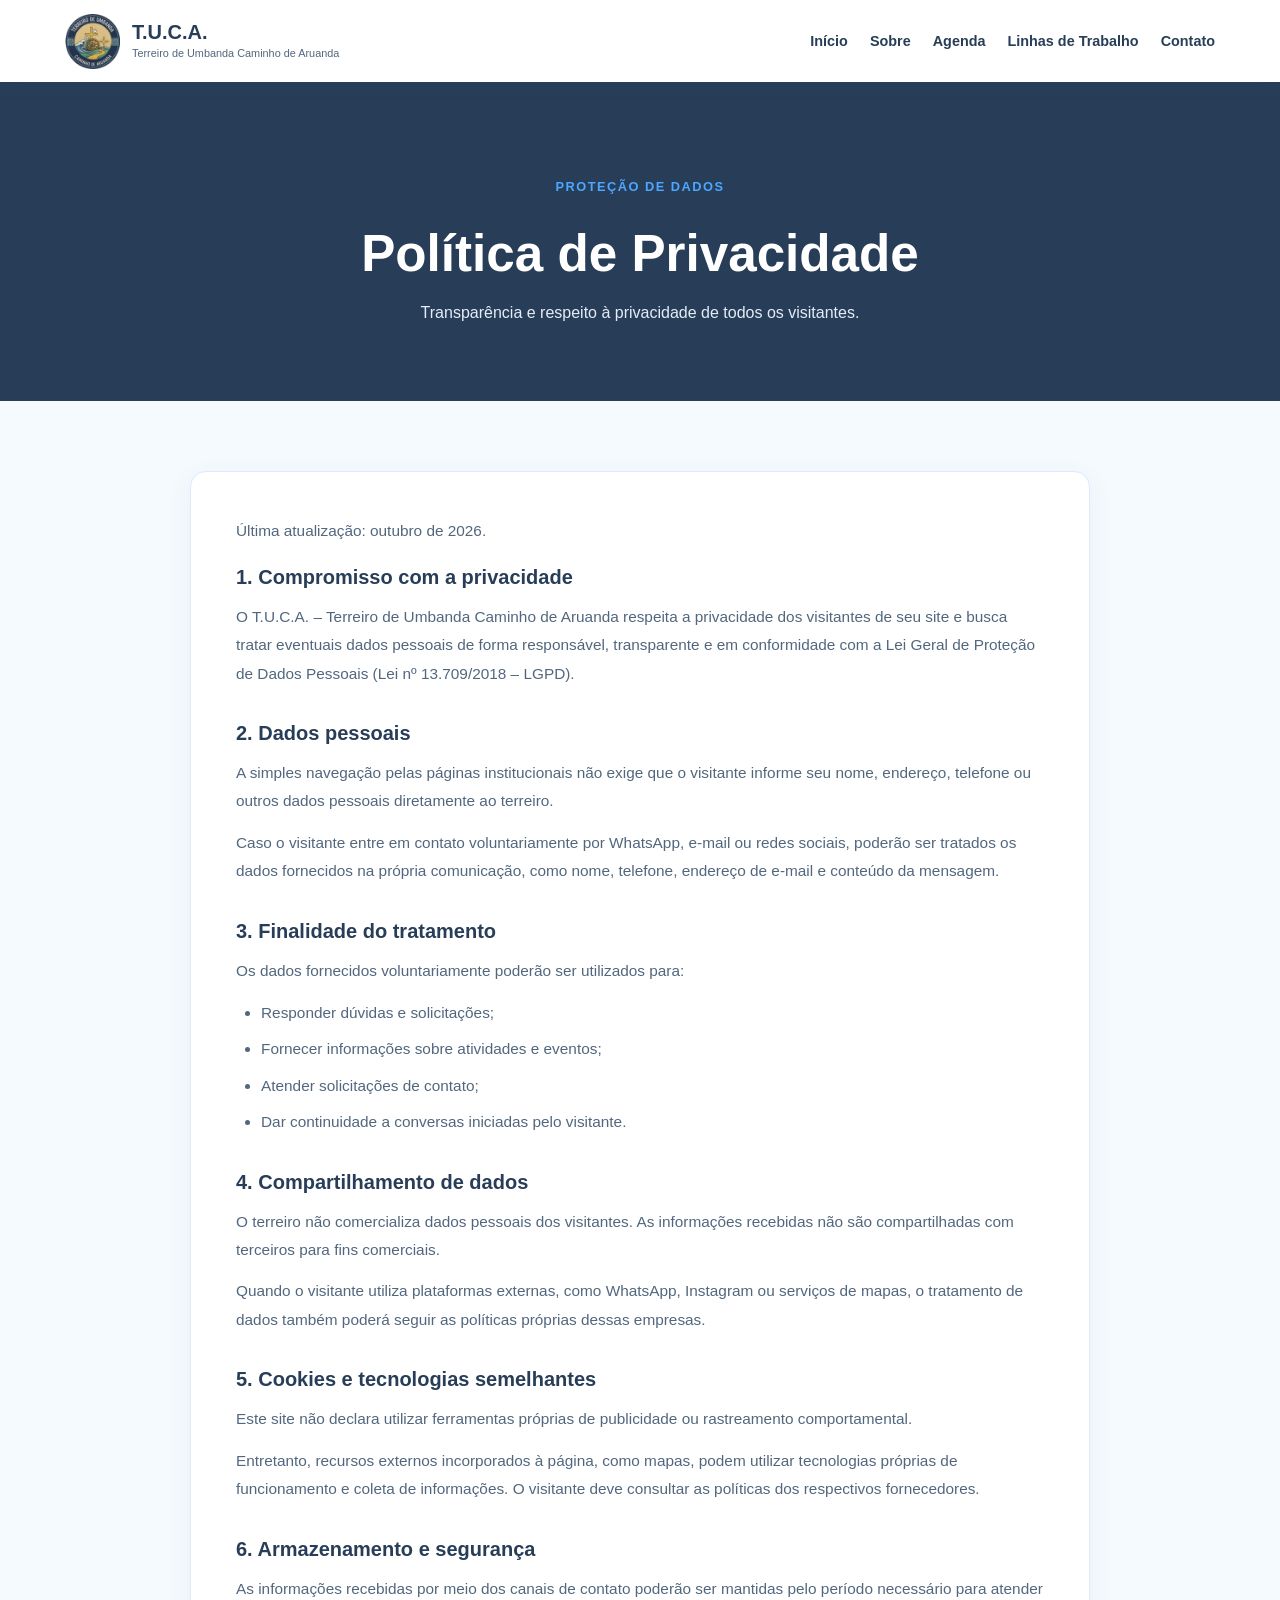
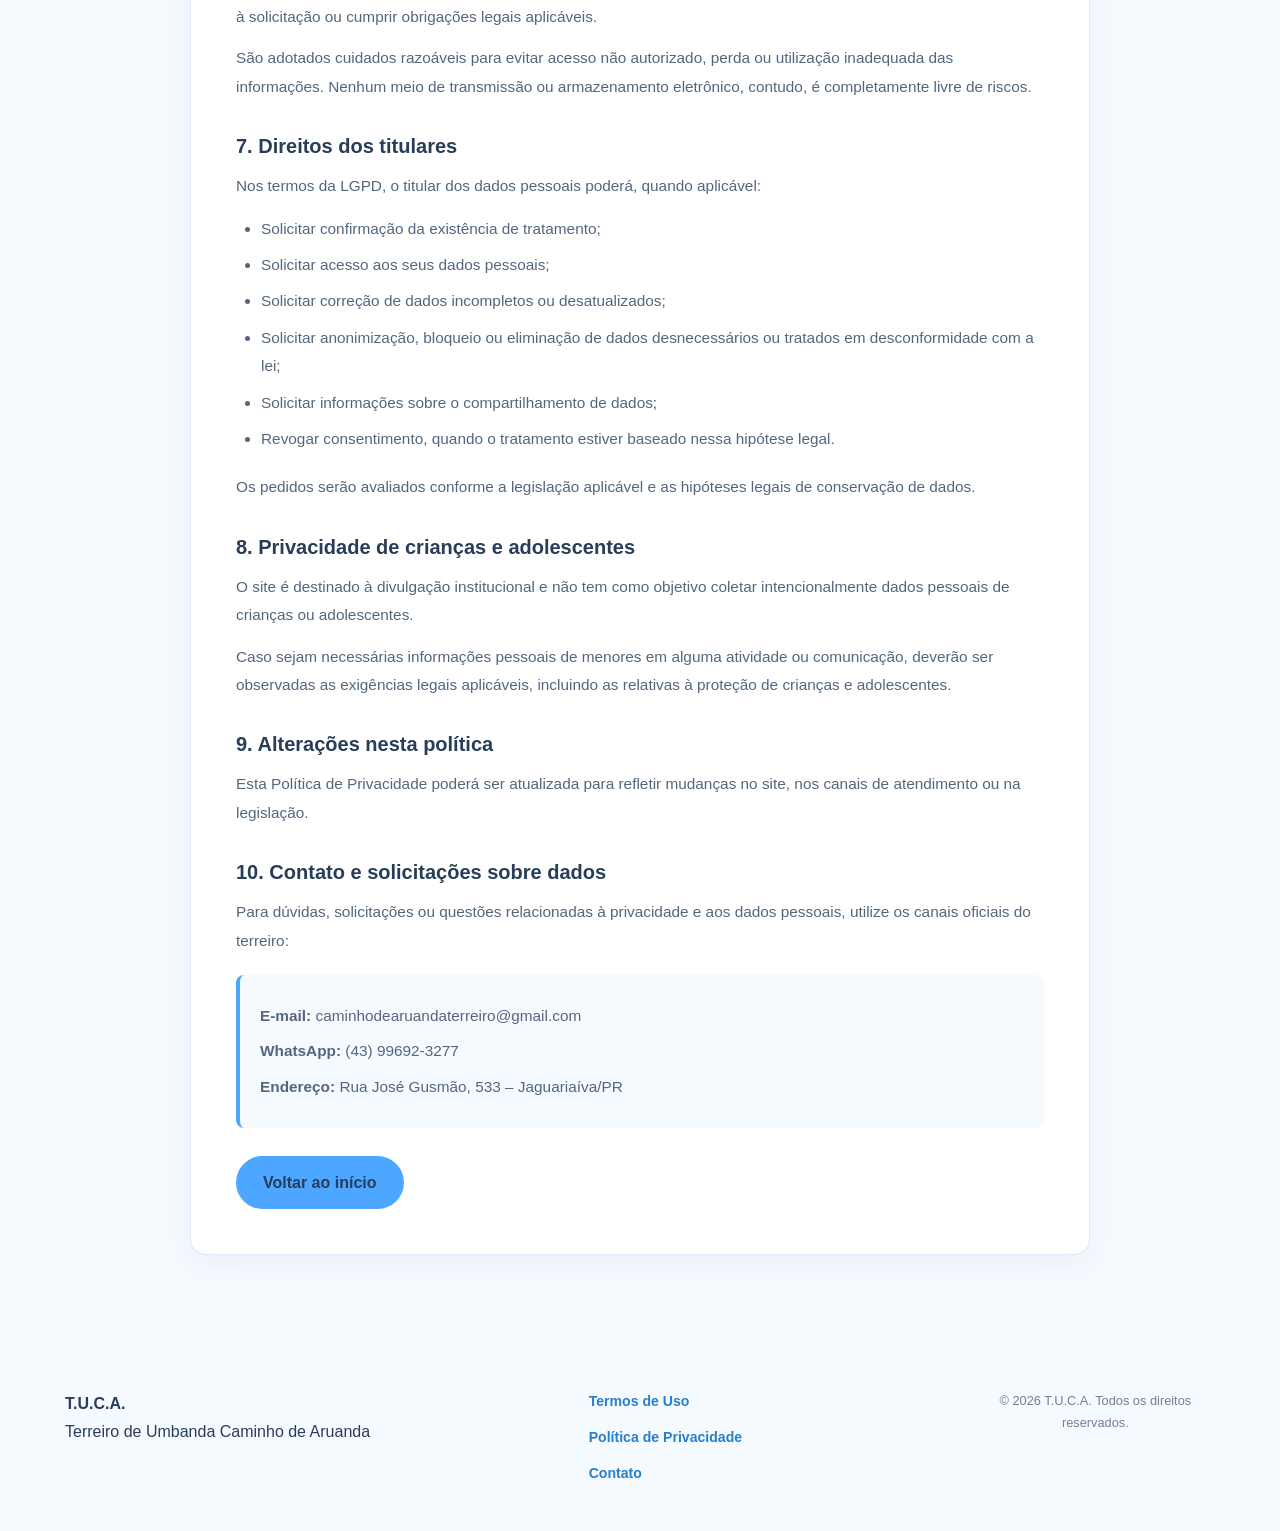
<file: privacidade.html>
<!DOCTYPE html>
<html lang="pt-BR">
<head>
    <meta charset="UTF-8">
    <meta name="viewport" content="width=device-width, initial-scale=1.0">

    <title>Política de Privacidade | T.U.C.A. – Caminho de Aruanda</title>

    <meta name="description" content="Saiba como o Terreiro de Umbanda Caminho de Aruanda trata os dados e a privacidade dos visitantes de seu site.">

    <link rel="stylesheet" href="style.css">
</head>
<body>

<header class="header">
    <div class="container header-content">
        <a href="index.html" class="logo-area">
            <img src="logo.png" alt="Logo Terreiro Caminho de Aruanda">
            <div>
                <strong>T.U.C.A.</strong>
                <span>Terreiro de Umbanda Caminho de Aruanda</span>
            </div>
        </a>

        <button class="menu-toggle" id="menu-toggle" aria-label="Abrir menu" aria-expanded="false">
            ☰
        </button>

        <nav class="nav" id="nav">
            <a href="index.html#inicio">Início</a>
            <a href="index.html#sobre">Sobre</a>
            <a href="index.html#agenda">Agenda</a>
            <a href="index.html#trabalhos">Linhas de Trabalho</a>
            <a href="index.html#contato">Contato</a>
        </nav>
    </div>
</header>

<main>
    <section class="page-hero">
        <div class="container">
            <span class="section-tag">Proteção de dados</span>
            <h1>Política de Privacidade</h1>
            <p>Transparência e respeito à privacidade de todos os visitantes.</p>
        </div>
    </section>

    <section class="legal-section">
        <div class="container legal-content">

            <p class="legal-updated">
                Última atualização: outubro de 2026.
            </p>

            <h2>1. Compromisso com a privacidade</h2>
            <p>
                O T.U.C.A. – Terreiro de Umbanda Caminho de Aruanda respeita
                a privacidade dos visitantes de seu site e busca tratar
                eventuais dados pessoais de forma responsável, transparente
                e em conformidade com a Lei Geral de Proteção de Dados
                Pessoais (Lei nº 13.709/2018 – LGPD).
            </p>

            <h2>2. Dados pessoais</h2>
            <p>
                A simples navegação pelas páginas institucionais não exige
                que o visitante informe seu nome, endereço, telefone ou
                outros dados pessoais diretamente ao terreiro.
            </p>
            <p>
                Caso o visitante entre em contato voluntariamente por
                WhatsApp, e-mail ou redes sociais, poderão ser tratados
                os dados fornecidos na própria comunicação, como nome,
                telefone, endereço de e-mail e conteúdo da mensagem.
            </p>

            <h2>3. Finalidade do tratamento</h2>
            <p>
                Os dados fornecidos voluntariamente poderão ser utilizados
                para:
            </p>
            <ul>
                <li>Responder dúvidas e solicitações;</li>
                <li>Fornecer informações sobre atividades e eventos;</li>
                <li>Atender solicitações de contato;</li>
                <li>Dar continuidade a conversas iniciadas pelo visitante.</li>
            </ul>

            <h2>4. Compartilhamento de dados</h2>
            <p>
                O terreiro não comercializa dados pessoais dos visitantes.
                As informações recebidas não são compartilhadas com terceiros
                para fins comerciais.
            </p>
            <p>
                Quando o visitante utiliza plataformas externas, como
                WhatsApp, Instagram ou serviços de mapas, o tratamento
                de dados também poderá seguir as políticas próprias
                dessas empresas.
            </p>

            <h2>5. Cookies e tecnologias semelhantes</h2>
            <p>
                Este site não declara utilizar ferramentas próprias de
                publicidade ou rastreamento comportamental.
            </p>
            <p>
                Entretanto, recursos externos incorporados à página,
                como mapas, podem utilizar tecnologias próprias de
                funcionamento e coleta de informações. O visitante
                deve consultar as políticas dos respectivos fornecedores.
            </p>

            <h2>6. Armazenamento e segurança</h2>
            <p>
                As informações recebidas por meio dos canais de contato
                poderão ser mantidas pelo período necessário para atender
                à solicitação ou cumprir obrigações legais aplicáveis.
            </p>
            <p>
                São adotados cuidados razoáveis para evitar acesso não
                autorizado, perda ou utilização inadequada das informações.
                Nenhum meio de transmissão ou armazenamento eletrônico,
                contudo, é completamente livre de riscos.
            </p>

            <h2>7. Direitos dos titulares</h2>
            <p>
                Nos termos da LGPD, o titular dos dados pessoais poderá,
                quando aplicável:
            </p>
            <ul>
                <li>Solicitar confirmação da existência de tratamento;</li>
                <li>Solicitar acesso aos seus dados pessoais;</li>
                <li>Solicitar correção de dados incompletos ou desatualizados;</li>
                <li>Solicitar anonimização, bloqueio ou eliminação de dados desnecessários ou tratados em desconformidade com a lei;</li>
                <li>Solicitar informações sobre o compartilhamento de dados;</li>
                <li>Revogar consentimento, quando o tratamento estiver baseado nessa hipótese legal.</li>
            </ul>
            <p>
                Os pedidos serão avaliados conforme a legislação aplicável
                e as hipóteses legais de conservação de dados.
            </p>

            <h2>8. Privacidade de crianças e adolescentes</h2>
            <p>
                O site é destinado à divulgação institucional e não tem
                como objetivo coletar intencionalmente dados pessoais
                de crianças ou adolescentes.
            </p>
            <p>
                Caso sejam necessárias informações pessoais de menores
                em alguma atividade ou comunicação, deverão ser observadas
                as exigências legais aplicáveis, incluindo as relativas
                à proteção de crianças e adolescentes.
            </p>

            <h2>9. Alterações nesta política</h2>
            <p>
                Esta Política de Privacidade poderá ser atualizada para
                refletir mudanças no site, nos canais de atendimento
                ou na legislação.
            </p>

            <h2>10. Contato e solicitações sobre dados</h2>
            <p>
                Para dúvidas, solicitações ou questões relacionadas
                à privacidade e aos dados pessoais, utilize os canais
                oficiais do terreiro:
            </p>

            <div class="legal-contact">
                <p><strong>E-mail:</strong> caminhodearuandaterreiro@gmail.com</p>
                <p><strong>WhatsApp:</strong> (43) 99692-3277</p>
                <p><strong>Endereço:</strong> Rua José Gusmão, 533 – Jaguariaíva/PR</p>
            </div>

            <a href="index.html" class="btn-primary legal-back">
                Voltar ao início
            </a>

        </div>
    </section>
</main>

<footer class="footer">
    <div class="container footer-content">
        <div>
            <strong>T.U.C.A.</strong>
            <p>Terreiro de Umbanda Caminho de Aruanda</p>
        </div>

        <div class="footer-links">
            <a href="termos.html">Termos de Uso</a>
            <a href="privacidade.html">Política de Privacidade</a>
            <a href="index.html#contato">Contato</a>
        </div>

        <p class="footer-copy">
            © <span id="current-year"></span> T.U.C.A. Todos os direitos reservados.
        </p>
    </div>
</footer>

<script src="script.js"></script>

</body>
</html>
</file>
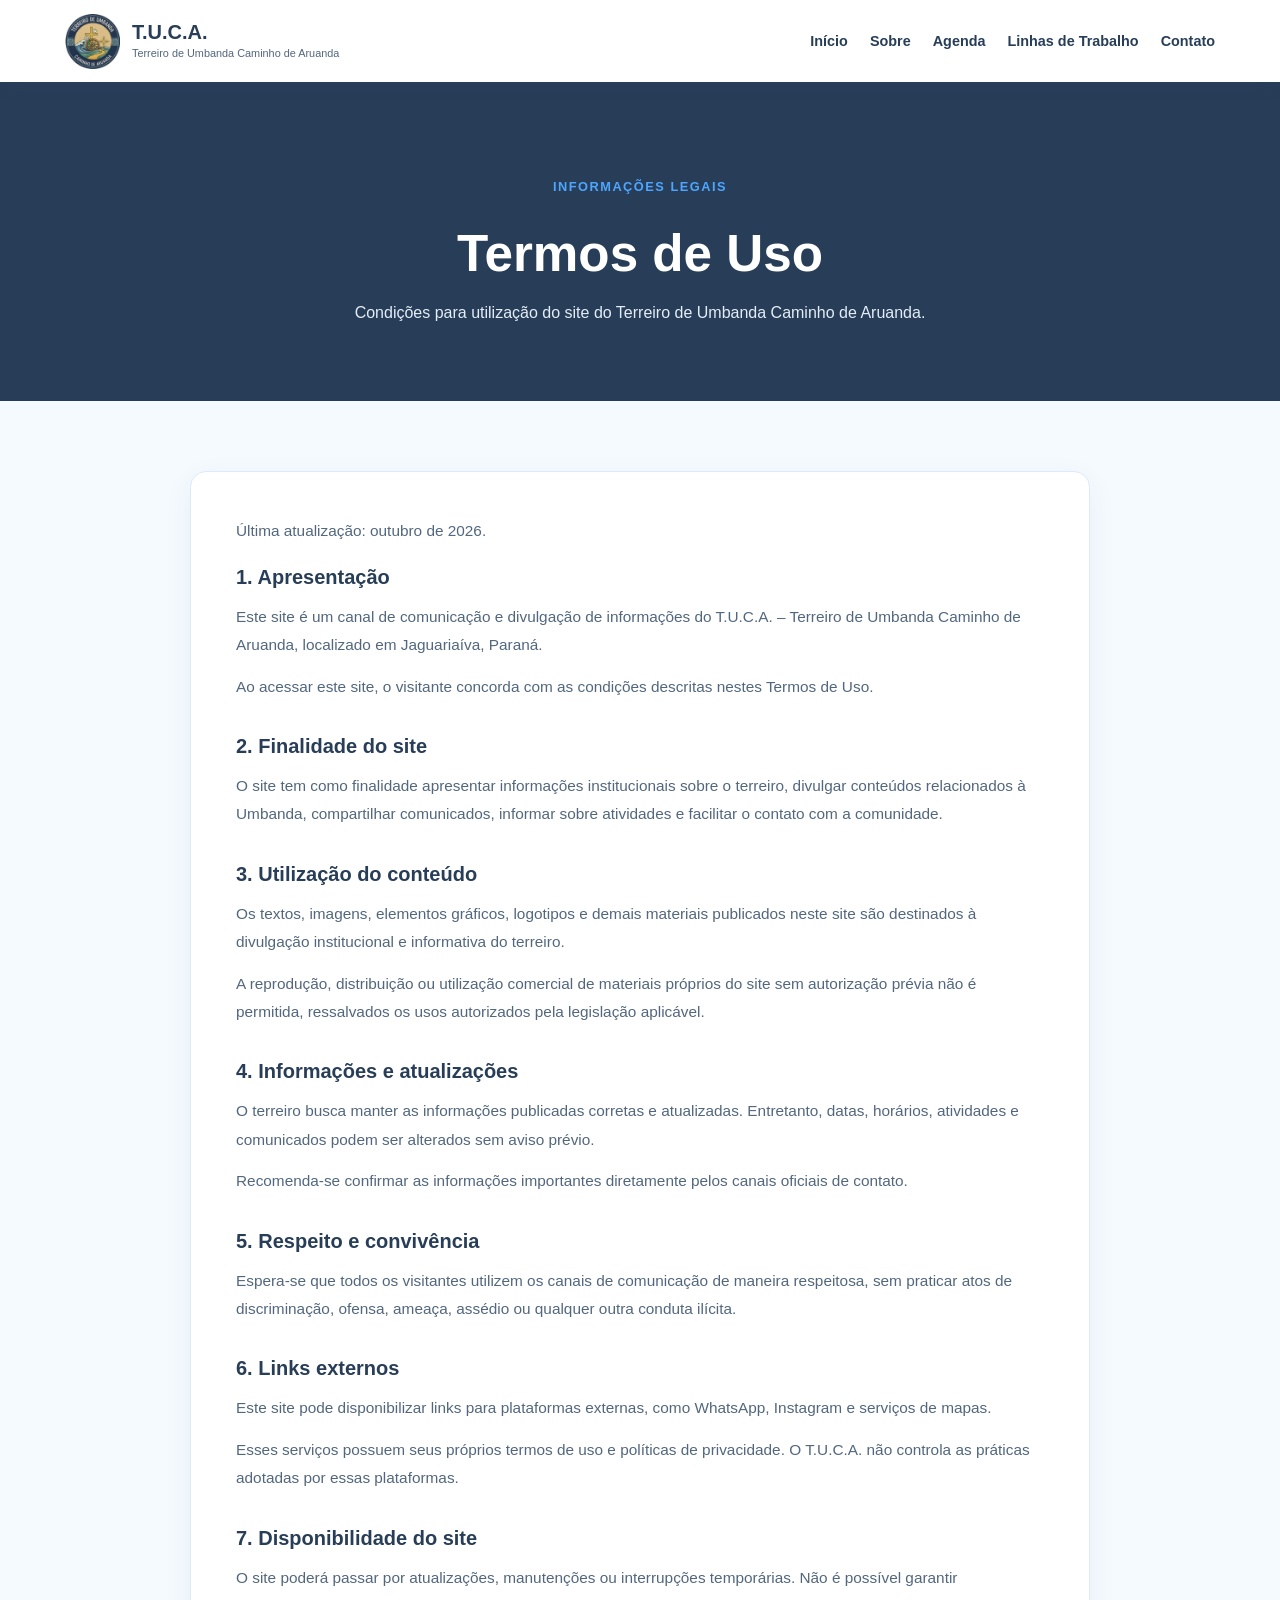
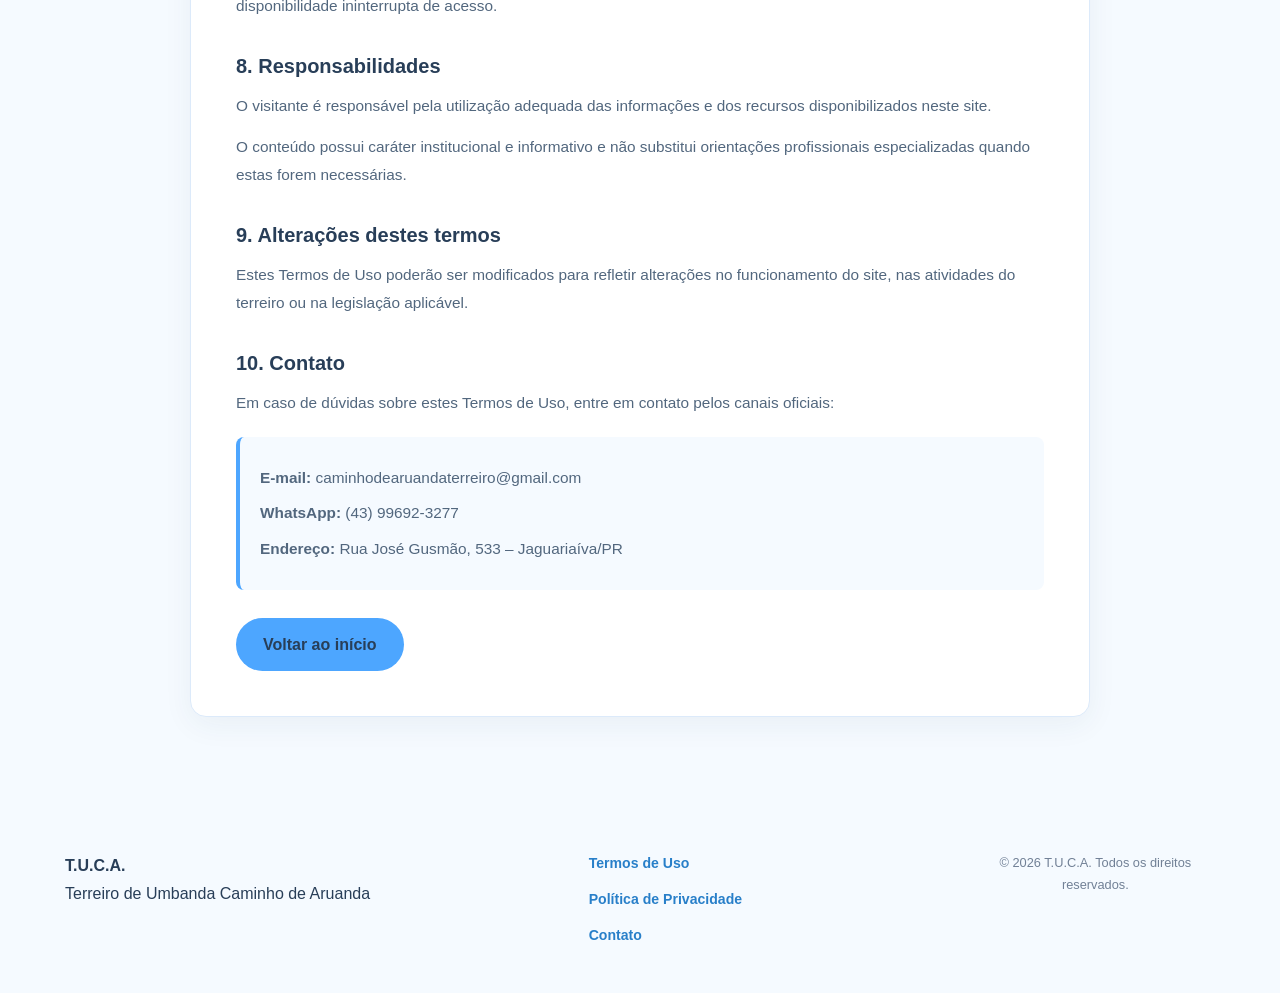
<file: termos.html>
<!DOCTYPE html>
<html lang="pt-BR">
<head>
    <meta charset="UTF-8">
    <meta name="viewport" content="width=device-width, initial-scale=1.0">

    <title>Termos de Uso | T.U.C.A. – Caminho de Aruanda</title>

    <meta name="description" content="Conheça os termos e condições de utilização do site do Terreiro de Umbanda Caminho de Aruanda.">

    <link rel="stylesheet" href="style.css">
</head>
<body>

<header class="header">
    <div class="container header-content">
        <a href="index.html" class="logo-area">
            <img src="logo.png" alt="Logo Terreiro Caminho de Aruanda">
            <div>
                <strong>T.U.C.A.</strong>
                <span>Terreiro de Umbanda Caminho de Aruanda</span>
            </div>
        </a>

        <button class="menu-toggle" id="menu-toggle" aria-label="Abrir menu" aria-expanded="false">
            ☰
        </button>

        <nav class="nav" id="nav">
            <a href="index.html#inicio">Início</a>
            <a href="index.html#sobre">Sobre</a>
            <a href="index.html#agenda">Agenda</a>
            <a href="index.html#trabalhos">Linhas de Trabalho</a>
            <a href="index.html#contato">Contato</a>
        </nav>
    </div>
</header>

<main>
    <section class="page-hero">
        <div class="container">
            <span class="section-tag">Informações legais</span>
            <h1>Termos de Uso</h1>
            <p>Condições para utilização do site do Terreiro de Umbanda Caminho de Aruanda.</p>
        </div>
    </section>

    <section class="legal-section">
        <div class="container legal-content">

            <p class="legal-updated">
                Última atualização: outubro de 2026.
            </p>

            <h2>1. Apresentação</h2>
            <p>
                Este site é um canal de comunicação e divulgação de informações
                do T.U.C.A. – Terreiro de Umbanda Caminho de Aruanda,
                localizado em Jaguariaíva, Paraná.
            </p>
            <p>
                Ao acessar este site, o visitante concorda com as condições
                descritas nestes Termos de Uso.
            </p>

            <h2>2. Finalidade do site</h2>
            <p>
                O site tem como finalidade apresentar informações institucionais
                sobre o terreiro, divulgar conteúdos relacionados à Umbanda,
                compartilhar comunicados, informar sobre atividades e facilitar
                o contato com a comunidade.
            </p>

            <h2>3. Utilização do conteúdo</h2>
            <p>
                Os textos, imagens, elementos gráficos, logotipos e demais
                materiais publicados neste site são destinados à divulgação
                institucional e informativa do terreiro.
            </p>
            <p>
                A reprodução, distribuição ou utilização comercial de materiais
                próprios do site sem autorização prévia não é permitida,
                ressalvados os usos autorizados pela legislação aplicável.
            </p>

            <h2>4. Informações e atualizações</h2>
            <p>
                O terreiro busca manter as informações publicadas corretas
                e atualizadas. Entretanto, datas, horários, atividades e
                comunicados podem ser alterados sem aviso prévio.
            </p>
            <p>
                Recomenda-se confirmar as informações importantes diretamente
                pelos canais oficiais de contato.
            </p>

            <h2>5. Respeito e convivência</h2>
            <p>
                Espera-se que todos os visitantes utilizem os canais de
                comunicação de maneira respeitosa, sem praticar atos de
                discriminação, ofensa, ameaça, assédio ou qualquer outra
                conduta ilícita.
            </p>

            <h2>6. Links externos</h2>
            <p>
                Este site pode disponibilizar links para plataformas externas,
                como WhatsApp, Instagram e serviços de mapas.
            </p>
            <p>
                Esses serviços possuem seus próprios termos de uso e políticas
                de privacidade. O T.U.C.A. não controla as práticas adotadas
                por essas plataformas.
            </p>

            <h2>7. Disponibilidade do site</h2>
            <p>
                O site poderá passar por atualizações, manutenções ou
                interrupções temporárias. Não é possível garantir
                disponibilidade ininterrupta de acesso.
            </p>

            <h2>8. Responsabilidades</h2>
            <p>
                O visitante é responsável pela utilização adequada das
                informações e dos recursos disponibilizados neste site.
            </p>
            <p>
                O conteúdo possui caráter institucional e informativo e não
                substitui orientações profissionais especializadas quando
                estas forem necessárias.
            </p>

            <h2>9. Alterações destes termos</h2>
            <p>
                Estes Termos de Uso poderão ser modificados para refletir
                alterações no funcionamento do site, nas atividades do
                terreiro ou na legislação aplicável.
            </p>

            <h2>10. Contato</h2>
            <p>
                Em caso de dúvidas sobre estes Termos de Uso, entre em contato
                pelos canais oficiais:
            </p>

            <div class="legal-contact">
                <p><strong>E-mail:</strong> caminhodearuandaterreiro@gmail.com</p>
                <p><strong>WhatsApp:</strong> (43) 99692-3277</p>
                <p><strong>Endereço:</strong> Rua José Gusmão, 533 – Jaguariaíva/PR</p>
            </div>

            <a href="index.html" class="btn-primary legal-back">
                Voltar ao início
            </a>

        </div>
    </section>
</main>

<footer class="footer">
    <div class="container footer-content">
        <div>
            <strong>T.U.C.A.</strong>
            <p>Terreiro de Umbanda Caminho de Aruanda</p>
        </div>

        <div class="footer-links">
            <a href="termos.html">Termos de Uso</a>
            <a href="privacidade.html">Política de Privacidade</a>
            <a href="index.html#contato">Contato</a>
        </div>

        <p class="footer-copy">
            © <span id="current-year"></span> T.U.C.A. Todos os direitos reservados.
        </p>
    </div>
</footer>

<script src="script.js"></script>

</body>
</html>
</file>
<file: style.css>
/* ==========================================
   T.U.C.A. - CAMINHO DE ARUANDA
   ESTILO COMPLETO
========================================== */

:root {
    --blue: #4da6ff;
    --navy: #283E58;
    --white: #ffffff;
    --pale: #f5faff;
    --text: #52677e;
    --border: #dceafa;
    --dark-text: #283E58;
}

* {
    margin: 0;
    padding: 0;
    box-sizing: border-box;
}

html {
    scroll-behavior: smooth;
    scroll-padding-top: 90px;
}

body {
    font-family: Arial, Helvetica, sans-serif;
    color: var(--dark-text);
    background: var(--white);
    line-height: 1.7;
}

body.no-scroll {
    overflow: hidden;
}

img {
    display: block;
    max-width: 100%;
}

a {
    color: inherit;
    text-decoration: none;
}

button {
    font: inherit;
}

.container {
    width: 90%;
    max-width: 1150px;
    margin: 0 auto;
}

.section {
    padding: 90px 0;
}

.section-heading {
    max-width: 750px;
    margin: 0 auto 45px;
    text-align: center;
}

.section-heading h2 {
    color: var(--blue);
    font-size: clamp(1.8rem, 4vw, 2.4rem);
    line-height: 1.25;
    margin: 10px 0 15px;
}

.section-heading p {
    font-size: 1rem;
}

.section-label {
    display: inline-block;
    color: var(--blue);
    text-transform: uppercase;
    font-size: 0.78rem;
    font-weight: 700;
    letter-spacing: 2px;
}

.section-intro {
    max-width: 650px;
    margin: 0 auto;
}

/* ==========================================
   CABEÇALHO
========================================== */

.header {
    width: 100%;
    position: sticky;
    top: 0;
    z-index: 1000;
    background: var(--white);
    box-shadow: 0 3px 15px rgba(40, 62, 88, 0.12);
}

.header-content {
    min-height: 82px;
    display: flex;
    justify-content: space-between;
    align-items: center;
    gap: 25px;
}

.logo {
    display: flex;
    align-items: center;
    gap: 12px;
    min-width: 0;
}

.logo img {
    width: 55px;
    height: 55px;
    object-fit: contain;
}

.logo span {
    display: flex;
    flex-direction: column;
}

.logo strong {
    color: var(--navy);
    font-size: 1.25rem;
    line-height: 1.2;
}

.logo small {
    color: var(--text);
    font-size: 0.68rem;
}

.nav {
    display: flex;
    align-items: center;
    gap: 22px;
}

.nav a {
    color: var(--navy);
    font-size: 0.9rem;
    font-weight: 600;
    transition: 0.3s;
}

.nav a:hover {
    color: var(--blue);
}

.menu-toggle {
    display: none;
    width: 42px;
    height: 42px;
    background: transparent;
    border: 0;
    cursor: pointer;
}

.menu-toggle span {
    display: block;
    width: 25px;
    height: 2px;
    background: var(--navy);
    margin: 6px auto;
    transition: 0.3s;
}

/* ==========================================
   BOTÕES
========================================== */

.btn {
    display: inline-block;
    padding: 13px 27px;
    border-radius: 30px;
    font-weight: 700;
    text-align: center;
    transition: 0.3s;
}

.btn-primary {
    color: var(--navy);
    background: var(--blue);
}

.btn-primary:hover {
    background: var(--white);
    transform: translateY(-3px);
}

.btn-outline {
    color: var(--white);
    border: 1px solid var(--blue);
}

.btn-outline:hover {
    color: var(--navy);
    background: var(--blue);
}

/* ==========================================
   HERO - ESCURO
========================================== */

.hero {
    min-height: 620px;
    background: var(--navy);
    color: var(--white);
    display: flex;
    align-items: center;
    text-align: center;
    padding: 90px 0;
}

.hero-content {
    display: flex;
    flex-direction: column;
    align-items: center;
}

.hero-logo {
    width: 145px;
    height: 145px;
    object-fit: contain;
    margin-bottom: 22px;
}

.hero-subtitle {
    color: var(--blue);
    text-transform: uppercase;
    letter-spacing: 3px;
    font-size: 0.85rem;
    font-weight: 700;
    margin-bottom: 18px;
}

.hero h1 {
    max-width: 850px;
    font-size: clamp(2rem, 5vw, 3.7rem);
    line-height: 1.2;
    color: var(--white);
}

.hero h1 span {
    display: block;
    color: var(--blue);
}

.hero-description {
    max-width: 680px;
    margin: 25px auto 30px;
    color: #e4edf7;
    font-size: 1.05rem;
}

.hero-buttons {
    display: flex;
    justify-content: center;
    flex-wrap: wrap;
    gap: 14px;
}

.scroll-indicator {
    margin-top: 55px;
    width: 25px;
    height: 40px;
    border: 2px solid rgba(255,255,255,0.6);
    border-radius: 20px;
    display: flex;
    justify-content: center;
    padding-top: 7px;
}

.scroll-indicator span {
    width: 4px;
    height: 8px;
    border-radius: 5px;
    background: var(--blue);
}

/* ==========================================
   SOBRE - CLARO
========================================== */

.sobre {
    background: var(--white);
    color: var(--navy);
}

.sobre-content {
    display: grid;
    grid-template-columns: 0.85fr 1.15fr;
    align-items: center;
    gap: 65px;
}

.sobre-image {
    display: flex;
    justify-content: center;
    align-items: center;
    background: var(--pale);
    border-radius: 20px;
    padding: 40px;
    min-height: 320px;
}

.sobre-image img {
    width: 100%;
    max-width: 300px;
    object-fit: contain;
}

.sobre-text h2 {
    color: var(--blue);
    font-size: 2.2rem;
    line-height: 1.25;
    margin: 10px 0 20px;
}

.sobre-text p {
    color: var(--text);
    margin-bottom: 15px;
}

.text-link {
    display: inline-block;
    color: #287fc9;
    font-weight: 700;
    margin-top: 10px;
}

.text-link:hover {
    text-decoration: underline;
}

/* ==========================================
   MISSÃO - ESCURO
========================================== */

.missao {
    background: var(--navy);
    color: var(--white);
}

.missao .section-heading h2 {
    color: var(--blue);
}

.missao .section-intro {
    color: #e4edf7;
}

.missao-grid {
    display: grid;
    grid-template-columns: repeat(3, 1fr);
    gap: 25px;
}

.missao-card {
    background: var(--white);
    color: var(--navy);
    border-radius: 15px;
    padding: 35px 25px;
    text-align: center;
    box-shadow: 0 8px 25px rgba(0,0,0,0.12);
    transition: 0.3s;
}

.missao-card:hover {
    transform: translateY(-6px);
}

.card-symbol {
    font-size: 2.2rem;
    color: var(--blue);
    margin-bottom: 12px;
}

.missao-card h3 {
    font-size: 1.25rem;
    margin-bottom: 12px;
}

.missao-card p {
    color: var(--text);
    font-size: 0.95rem;
}

/* ==========================================
   CONHEÇA A UMBANDA - CLARO
========================================== */

.conheca {
    background: var(--white);
    color: var(--navy);
}

.conheca .section-heading p {
    color: var(--text);
}

.conheca-grid {
    display: grid;
    grid-template-columns: repeat(3, 1fr);
    gap: 22px;
}

.conheca-card {
    background: var(--pale);
    border: 1px solid var(--border);
    border-radius: 15px;
    padding: 30px;
    transition: 0.3s;
}

.conheca-card:hover {
    transform: translateY(-5px);
    border-color: var(--blue);
}

.article-number {
    color: var(--blue);
    font-size: 0.85rem;
    font-weight: 700;
    letter-spacing: 2px;
}

.conheca-card h3 {
    color: var(--navy);
    font-size: 1.25rem;
    margin: 12px 0;
}

.conheca-card > p {
    color: var(--text);
    font-size: 0.94rem;
}

.article-details {
    margin-top: 18px;
    border-top: 1px solid var(--border);
    padding-top: 13px;
}

.article-details summary,
.linha-card summary {
    color: #287fc9;
    font-weight: 700;
    cursor: pointer;
}

.details-content {
    padding-top: 15px;
}

.details-content p {
    color: var(--text);
    font-size: 0.9rem;
    margin-bottom: 12px;
}

.knowledge-note {
    max-width: 850px;
    margin: 30px auto 0;
    text-align: center;
    color: var(--text);
    font-size: 0.88rem;
}

/* ==========================================
   COMO FUNCIONA UMA GIRA - ESCURO
========================================== */

.gira {
    background: var(--navy);
    color: var(--white);
}

.gira-content {
    display: grid;
    grid-template-columns: 1.3fr 0.7fr;
    align-items: center;
    gap: 55px;
}

.gira-text h2 {
    color: var(--blue);
    font-size: 2.2rem;
    line-height: 1.25;
    margin: 10px 0 20px;
}

.gira-text p {
    color: #e4edf7;
    margin-bottom: 15px;
}

.gira-highlight {
    background: rgba(255,255,255,0.08);
    border: 1px solid rgba(77,166,255,0.45);
    border-radius: 18px;
    padding: 35px;
}

.highlight-symbol {
    display: block;
    font-size: 2.5rem;
    color: var(--blue);
    margin-bottom: 15px;
}

.gira-highlight h3 {
    color: var(--blue);
    font-size: 1.3rem;
    margin-bottom: 12px;
}

.gira-highlight p {
    color: #e4edf7;
}

/* ==========================================
   AGENDA - CLARO
========================================== */

.portfolio {
    background: var(--white);
    color: var(--navy);
}

.portfolio .section-heading p {
    color: var(--text);
}

.agenda-grid {
    display: grid;
    grid-template-columns: repeat(2, 1fr);
    gap: 22px;
}

.agenda-card {
    display: flex;
    gap: 20px;
    padding: 28px;
    background: var(--pale);
    border: 1px solid var(--border);
    border-left: 5px solid var(--blue);
    border-radius: 12px;
}

.agenda-date {
    min-width: 65px;
    text-align: center;
    color: var(--navy);
    font-weight: 700;
    line-height: 1.2;
}

.agenda-date strong {
    display: block;
    color: #287fc9;
    font-size: 2rem;
}

.agenda-date span {
    display: block;
    font-size: 0.75rem;
    text-transform: uppercase;
}

.agenda-info h3 {
    color: var(--navy);
    font-size: 1.15rem;
    margin-bottom: 5px;
}

.agenda-info p {
    color: var(--text);
    font-size: 0.9rem;
}

.agenda-empty {
    grid-column: 1 / -1;
    background: var(--pale);
    padding: 30px;
    border-radius: 12px;
    text-align: center;
    color: var(--text);
}

.agenda-note {
    text-align: center;
    color: #718096;
    font-size: 0.85rem;
    margin-top: 25px;
}

.center-button {
    text-align: center;
    margin-top: 25px;
}

/* ==========================================
   PRIMEIRA VISITA - ESCURO
========================================== */

.primeira-visita {
    background: var(--navy);
    color: var(--white);
}

.primeira-content {
    display: flex;
    justify-content: center;
}

.primeira-text {
    max-width: 800px;
}

.primeira-text h2 {
    color: var(--blue);
    font-size: 2.2rem;
    line-height: 1.25;
    margin: 10px 0 20px;
}

.primeira-text p {
    color: #e4edf7;
    margin-bottom: 15px;
}

.primeira-text ul {
    list-style: none;
    margin: 25px 0 30px;
}

.primeira-text li {
    color: var(--white);
    margin-bottom: 12px;
    padding-left: 28px;
    position: relative;
}

.primeira-text li::before {
    content: "✓";
    color: var(--blue);
    font-weight: 700;
    position: absolute;
    left: 0;
}

/* ==========================================
   LINHAS DE TRABALHO - CLARO
========================================== */

.servicos {
    background: var(--white);
    color: var(--navy);
}

.servicos .section-heading p {
    color: var(--text);
}

.portfolio-grid {
    display: grid;
    grid-template-columns: repeat(3, 1fr);
    gap: 22px;
}

.linha-card {
    background: var(--pale);
    border: 1px solid var(--border);
    border-radius: 14px;
    padding: 27px;
    transition: 0.3s;
}

.linha-card:hover {
    transform: translateY(-5px);
    border-color: var(--blue);
    box-shadow: 0 8px 22px rgba(40,62,88,0.08);
}

.linha-card h3 {
    color: var(--navy);
    font-size: 1.2rem;
    margin-bottom: 8px;
}

.linha-card > p {
    color: var(--text);
    font-size: 0.93rem;
}

.linha-card details {
    border-top: 1px solid var(--border);
    margin-top: 17px;
    padding-top: 13px;
}

.linha-card details p {
    color: var(--text);
    font-size: 0.9rem;
    margin-top: 12px;
}

.section-note {
    text-align: center;
    color: #718096;
    font-size: 0.85rem;
    margin-top: 30px;
}

/* ==========================================
   CAMPANHAS - ESCURO
========================================== */

.campanhas {
    background: var(--navy);
    color: var(--white);
}

.campanhas .section-heading h2 {
    color: var(--blue);
}

.campanhas .section-intro {
    color: #e4edf7;
}

.campanha-content {
    max-width: 850px;
    margin: 0 auto;
    padding: 35px;
    display: flex;
    gap: 25px;
    align-items: flex-start;
    background: rgba(255,255,255,0.08);
    border: 1px solid rgba(77,166,255,0.4);
    border-radius: 16px;
}

.campanha-icon {
    color: var(--blue);
    font-size: 3rem;
    line-height: 1;
}

.campanha-content h3 {
    color: var(--blue);
    font-size: 1.3rem;
    margin-bottom: 12px;
}

.campanha-content p {
    color: #e4edf7;
    margin-bottom: 12px;
}

.campanha-content .text-link {
    color: var(--blue);
}

/* ==========================================
   PERGUNTAS FREQUENTES - CLARO
========================================== */

.faq {
    background: var(--white);
    color: var(--navy);
}

.faq .section-heading p {
    color: var(--text);
}

.faq-list {
    max-width: 850px;
    margin: 0 auto;
}

.faq-item {
    background: var(--pale);
    border: 1px solid var(--border);
    border-radius: 10px;
    margin-bottom: 13px;
    padding: 18px 22px;
}

.faq-item summary {
    color: var(--navy);
    font-weight: 700;
    cursor: pointer;
    padding-right: 20px;
}

.faq-item summary::marker {
    color: #287fc9;
}

.faq-item p {
    color: var(--text);
    padding-top: 14px;
    font-size: 0.94rem;
}

/* ==========================================
   GALERIA - ESCURO
========================================== */

.galeria {
    background: var(--navy);
    color: var(--white);
}

.galeria .section-heading h2 {
    color: var(--blue);
}

.galeria .section-intro {
    color: #e4edf7;
}

.galeria-grid {
    display: grid;
    grid-template-columns: repeat(3, 1fr);
    gap: 22px;
}

.galeria-item {
    height: 260px;
    overflow: hidden;
    border: 5px solid var(--white);
    border-radius: 14px;
    padding: 0;
    background: var(--white);
    cursor: pointer;
}

.galeria-item img {
    width: 100%;
    height: 100%;
    object-fit: cover;
    transition: 0.4s;
}

.galeria-item:hover img {
    transform: scale(1.06);
}

.galeria-note {
    text-align: center;
    color: #e4edf7;
    margin-top: 25px;
    font-size: 0.9rem;
}

/* ==========================================
   LOCALIZAÇÃO - CLARO
========================================== */

.localizacao {
    background: var(--white);
    color: var(--navy);
}

.localizacao .section-heading p {
    color: var(--text);
}

.localizacao-content {
    display: grid;
    grid-template-columns: 0.8fr 1.2fr;
    gap: 35px;
    align-items: stretch;
}

.localizacao-info {
    padding: 30px;
    background: var(--pale);
    border-radius: 14px;
    border: 1px solid var(--border);
}

.localizacao-info h3 {
    color: var(--navy);
    font-size: 1.3rem;
    margin-bottom: 20px;
}

.localizacao-info p {
    color: var(--text);
    margin-bottom: 20px;
}

.localizacao-info strong {
    color: var(--navy);
}

.map-container {
    min-height: 350px;
    border-radius: 14px;
    overflow: hidden;
    border: 1px solid var(--border);
}

.map-container iframe {
    width: 100%;
    height: 100%;
    min-height: 350px;
    border: 0;
}

/* ==========================================
   RODAPÉ
========================================== */

.footer {
    background: var(--pale);
    color: var(--navy);
    padding-top: 65px;
}

.footer-content {
    display: grid;
    grid-template-columns: 1.4fr 1fr 0.7fr;
    gap: 45px;
    padding-bottom: 45px;
}

.footer-brand img {
    width: 85px;
    height: 85px;
    object-fit: contain;
    margin-bottom: 10px;
}

.footer-brand h2 {
    font-size: 1.5rem;
    color: var(--navy);
}

.footer-brand p {
    font-size: 0.9rem;
    margin-bottom: 5px;
}

.footer-brand span {
    color: #287fc9;
    font-size: 0.85rem;
}

.footer h3 {
    color: var(--navy);
    font-size: 1.1rem;
    margin-bottom: 18px;
}

.footer-info p {
    font-size: 0.9rem;
    margin-bottom: 14px;
    color: var(--text);
    overflow-wrap: anywhere;
}

.footer-info strong {
    color: var(--navy);
}

.footer-social {
    display: flex;
    flex-direction: column;
    align-items: flex-start;
}

.footer-social a {
    color: #287fc9;
    margin-bottom: 12px;
    font-weight: 600;
}

.footer-social a:hover {
    color: var(--navy);
}

.footer-bottom {
    border-top: 1px solid var(--border);
    padding: 20px 0;
}

.footer-bottom-content {
    display: flex;
    justify-content: space-between;
    align-items: center;
    gap: 20px;
}

.footer-bottom p {
    color: #718096;
    font-size: 0.8rem;
}

.legal-links {
    display: flex;
    gap: 18px;
}

.legal-links a {
    color: #287fc9;
    font-size: 0.8rem;
}

.legal-links a:hover {
    text-decoration: underline;
}

/* ==========================================
   WHATSAPP FLUTUANTE
========================================== */

.whatsapp-float {
    position: fixed;
    right: 24px;
    bottom: 24px;
    z-index: 900;
    display: flex;
    align-items: center;
    gap: 10px;
    padding: 13px 19px;
    border-radius: 35px;
    background: var(--blue);
    color: var(--navy);
    font-weight: 700;
    box-shadow: 0 5px 20px rgba(0,0,0,0.2);
    transition: 0.3s;
}

.whatsapp-float:hover {
    background: var(--white);
    transform: translateY(-4px);
}

.whatsapp-float strong {
    font-size: 1.2rem;
}

/* ==========================================
   LIGHTBOX DA GALERIA
========================================== */

.lightbox {
    display: none;
    position: fixed;
    inset: 0;
    z-index: 2000;
    background: rgba(0,0,0,0.92);
    align-items: center;
    justify-content: center;
    padding: 30px;
}

.lightbox.active {
    display: flex;
}

.lightbox img {
    max-width: 90%;
    max-height: 85vh;
    object-fit: contain;
    border-radius: 8px;
}

.lightbox-close {
    position: absolute;
    top: 20px;
    right: 30px;
    background: transparent;
    color: white;
    border: 0;
    font-size: 3rem;
    cursor: pointer;
    line-height: 1;
}

/* ==========================================
   RESPONSIVIDADE - TABLETS
========================================== */

@media (max-width: 950px) {

    .nav {
        gap: 13px;
    }

    .nav a {
        font-size: 0.82rem;
    }

    .sobre-content {
        gap: 35px;
    }

    .portfolio-grid,
    .conheca-grid {
        grid-template-columns: repeat(2, 1fr);
    }

    .footer-content {
        grid-template-columns: 1fr 1fr;
    }

    .footer-brand {
        grid-column: 1 / -1;
    }
}

/* ==========================================
   RESPONSIVIDADE - CELULARES
========================================== */

@media (max-width: 700px) {

    .section {
        padding: 65px 0;
    }

    .header-content {
        min-height: 72px;
    }

    .logo img {
        width: 46px;
        height: 46px;
    }

    .logo strong {
        font-size: 1.1rem;
    }

    .logo small {
        font-size: 0.58rem;
    }

    .menu-toggle {
        display: block;
        flex-shrink: 0;
    }

    .nav {
        position: absolute;
        top: 72px;
        left: 0;
        width: 100%;
        background: var(--white);
        display: none;
        flex-direction: column;
        align-items: stretch;
        gap: 0;
        padding: 10px 5% 18px;
        box-shadow: 0 8px 15px rgba(40,62,88,0.12);
    }

    .nav.active {
        display: flex;
    }

    .nav a {
        padding: 13px 5px;
        border-bottom: 1px solid #e7f1fb;
        font-size: 0.95rem;
    }

    .hero {
        min-height: 560px;
        padding: 75px 0;
    }

    .hero-logo {
        width: 120px;
        height: 120px;
    }

    .hero-description {
        font-size: 0.95rem;
    }

    .hero-buttons {
        flex-direction: column;
        width: 100%;
        max-width: 270px;
    }

    .section-heading h2,
    .sobre-text h2,
    .gira-text h2,
    .primeira-text h2 {
        font-size: 1.8rem;
    }

    .sobre-content,
    .gira-content,
    .localizacao-content {
        grid-template-columns: 1fr;
        gap: 30px;
    }

    .sobre-image {
        min-height: 230px;
        padding: 25px;
    }

    .sobre-image img {
        max-width: 220px;
    }

    .missao-grid,
    .conheca-grid,
    .portfolio-grid,
    .agenda-grid,
    .galeria-grid {
        grid-template-columns: 1fr;
    }

    .agenda-card {
        padding: 22px;
    }

    .campanha-content {
        flex-direction: column;
        padding: 25px;
    }

    .galeria-item {
        height: 240px;
    }

    .map-container,
    .map-container iframe {
        min-height: 300px;
    }

    .footer-content {
        grid-template-columns: 1fr;
        gap: 30px;
    }

    .footer-brand {
        grid-column: auto;
    }

    .footer-bottom-content {
        flex-direction: column;
        text-align: center;
    }

    .legal-links {
        flex-wrap: wrap;
        justify-content: center;
    }

    .whatsapp-float {
        right: 15px;
        bottom: 15px;
        padding: 12px 16px;
    }
}

/* ==========================================
   TELAS MUITO PEQUENAS
========================================== */

@media (max-width: 380px) {

    .logo small {
        max-width: 190px;
    }

    .hero h1 {
        font-size: 1.8rem;
    }

    .hero-subtitle {
        font-size: 0.72rem;
    }

    .container {
        width: 92%;
    }
}

/* ACESSIBILIDADE: REDUZIR ANIMAÇÕES */
@media (prefers-reduced-motion: reduce) {
    html {
        scroll-behavior: auto;
    }

    *,
    *::before,
    *::after {
        transition-duration: 0.01ms !important;
        animation-duration: 0.01ms !important;
    }
}



/* ================================
   PÁGINAS LEGAIS
================================ */

.page-hero {
    background: #283E58;
    color: #ffffff;
    padding: 90px 20px 75px;
    text-align: center;
}

.page-hero .section-tag {
    color: #4da6ff;
    font-weight: 600;
    text-transform: uppercase;
    letter-spacing: 1.5px;
    font-size: 0.8rem;
}

.page-hero h1 {
    font-size: clamp(2rem, 5vw, 3.2rem);
    margin: 15px 0;
}

.page-hero p {
    max-width: 650px;
    margin: 0 auto;
    color: #e1ebf5;
    line-height: 1.7;
}

.legal-section {
    background: #f5faff;
    padding: 70px 20px;
}

.legal-content {
    max-width: 900px;
    margin: 0 auto;
    background: #ffffff;
    padding: 45px;
    border-radius: 16px;
    box-shadow: 0 8px 30px rgba(40, 62, 88, 0.06);
}

.legal-updated {
    color: #64748b;
    font-size: 0.9rem;
    margin-bottom: 35px;
}

.legal-content h2 {
    color: #283E58;
    font-size: 1.3rem;
    margin-top: 35px;
    margin-bottom: 12px;
}

.legal-content p,
.legal-content li {
    color: #4b5563;
    line-height: 1.8;
    font-size: 1rem;
}

.legal-content ul {
    padding-left: 25px;
    margin: 15px 0;
}

.legal-content li {
    margin-bottom: 8px;
}

.legal-contact {
    background: #f5faff;
    border-left: 4px solid #4da6ff;
    padding: 20px;
    border-radius: 8px;
    margin-top: 20px;
}

.legal-contact p {
    margin: 8px 0;
}

.legal-back {
    display: inline-block;
    margin-top: 35px;
    text-decoration: none;
}

@media (max-width: 600px) {
    .page-hero {
        padding: 65px 20px 55px;
    }

    .legal-section {
        padding: 35px 15px;
    }

    .legal-content {
        padding: 25px 20px;
    }

    .legal-content h2 {
        font-size: 1.15rem;
    }
}

/* ==========================================
   COMPATIBILIDADE COM AS PAGINAS LEGAIS
   Termos de Uso e Politica de Privacidade
========================================== */

/* A pagina legal usa logo-area; o site principal usa .logo.
   Estas regras mantem os dois formatos funcionando. */
.logo-area {
    display: flex;
    align-items: center;
    gap: 12px;
    min-width: 0;
}

.logo-area img {
    width: 55px;
    height: 55px;
    object-fit: contain;
}

.logo-area div {
    display: flex;
    flex-direction: column;
}

.logo-area strong {
    color: var(--navy);
    font-size: 1.25rem;
    line-height: 1.2;
}

.logo-area span {
    color: var(--text);
    font-size: 0.68rem;
}

/* A pagina legal usa section-tag; o site principal usa section-label. */
.section-tag {
    display: inline-block;
    color: var(--blue);
    text-transform: uppercase;
    font-size: 0.78rem;
    font-weight: 700;
    letter-spacing: 2px;
}

/* Hero das paginas legais */
.page-hero {
    background: var(--navy);
    color: var(--white);
    padding: 90px 20px 75px;
    text-align: center;
}

.page-hero .section-tag {
    color: var(--blue);
    margin-bottom: 10px;
}

.page-hero h1 {
    color: var(--white);
    font-size: clamp(2rem, 5vw, 3.2rem);
    line-height: 1.2;
    margin: 15px 0;
}

.page-hero p {
    max-width: 650px;
    margin: 0 auto;
    color: #e4edf7;
    line-height: 1.7;
}

/* Conteudo legal */
.legal-section {
    background: var(--pale);
    padding: 70px 20px;
}

.legal-content {
    width: 90%;
    max-width: 900px;
    margin: 0 auto;
    padding: 45px;
    background: var(--white);
    border: 1px solid var(--border);
    border-radius: 16px;
    box-shadow: 0 8px 30px rgba(40, 62, 88, 0.06);
}

.legal-updated {
    color: #718096;
    font-size: 0.88rem;
    margin-bottom: 30px;
}

.legal-content h2 {
    color: var(--navy);
    font-size: 1.25rem;
    line-height: 1.35;
    margin: 32px 0 12px;
}

.legal-content h2:first-of-type {
    margin-top: 18px;
}

.legal-content p,
.legal-content li {
    color: var(--text);
    font-size: 0.96rem;
    line-height: 1.85;
}

.legal-content p {
    margin-bottom: 13px;
}

.legal-content ul {
    padding-left: 25px;
    margin: 14px 0 20px;
}

.legal-content li {
    margin-bottom: 8px;
}

.legal-contact {
    background: var(--pale);
    border-left: 4px solid var(--blue);
    border-radius: 8px;
    padding: 20px;
    margin-top: 20px;
}

.legal-contact p {
    margin: 7px 0;
    overflow-wrap: anywhere;
}

.legal-back {
    display: inline-block;
    margin-top: 28px;
    padding: 13px 27px;
    border-radius: 30px;
    background: var(--blue);
    color: var(--navy);
    font-weight: 700;
    text-decoration: none;
    transition: 0.3s;
}

.legal-back:hover {
    background: var(--navy);
    color: var(--white);
    transform: translateY(-2px);
}

/* Links usados no rodape das paginas legais */
.footer-links {
    display: flex;
    flex-direction: column;
    align-items: flex-start;
    gap: 12px;
}

.footer-links a {
    color: #287fc9;
    font-size: 0.88rem;
    font-weight: 600;
    transition: 0.3s;
}

.footer-links a:hover {
    color: var(--navy);
    text-decoration: underline;
}

.footer-copy {
    color: #718096;
    font-size: 0.8rem;
    text-align: center;
}

/* Ajustes responsivos especificos das paginas legais */
@media (max-width: 700px) {
    .logo-area img {
        width: 46px;
        height: 46px;
    }

    .logo-area strong {
        font-size: 1.1rem;
    }

    .logo-area span {
        font-size: 0.58rem;
    }

    .page-hero {
        padding: 65px 20px 55px;
    }

    .legal-section {
        padding: 35px 15px;
    }

    .legal-content {
        width: 100%;
        padding: 25px 20px;
    }

    .legal-content h2 {
        font-size: 1.12rem;
    }

    .legal-content p,
    .legal-content li {
        font-size: 0.92rem;
    }

    .footer-links {
        gap: 10px;
    }

    .footer-copy {
        text-align: left;
    }
}

@media (max-width: 380px) {
    .logo-area span {
        max-width: 190px;
    }

    .legal-content {
        padding: 22px 16px;
    }
}
</file>
